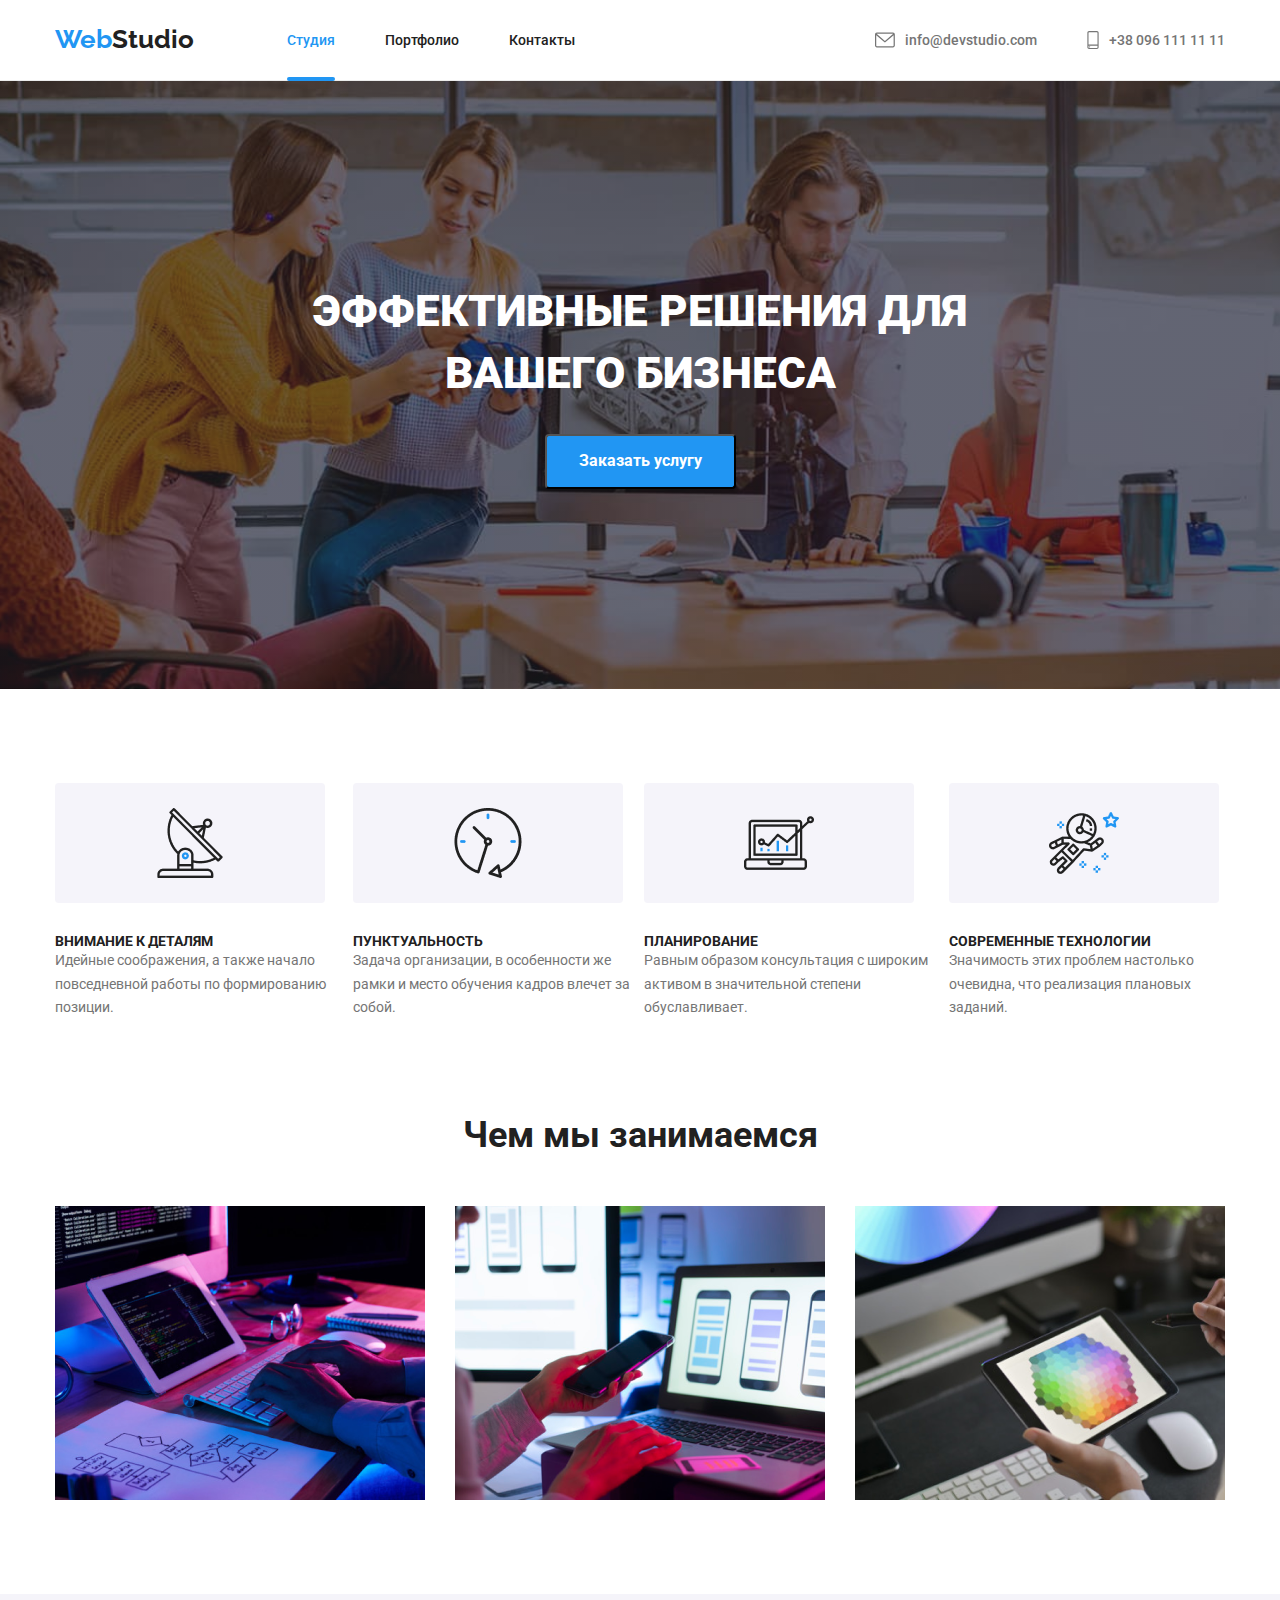
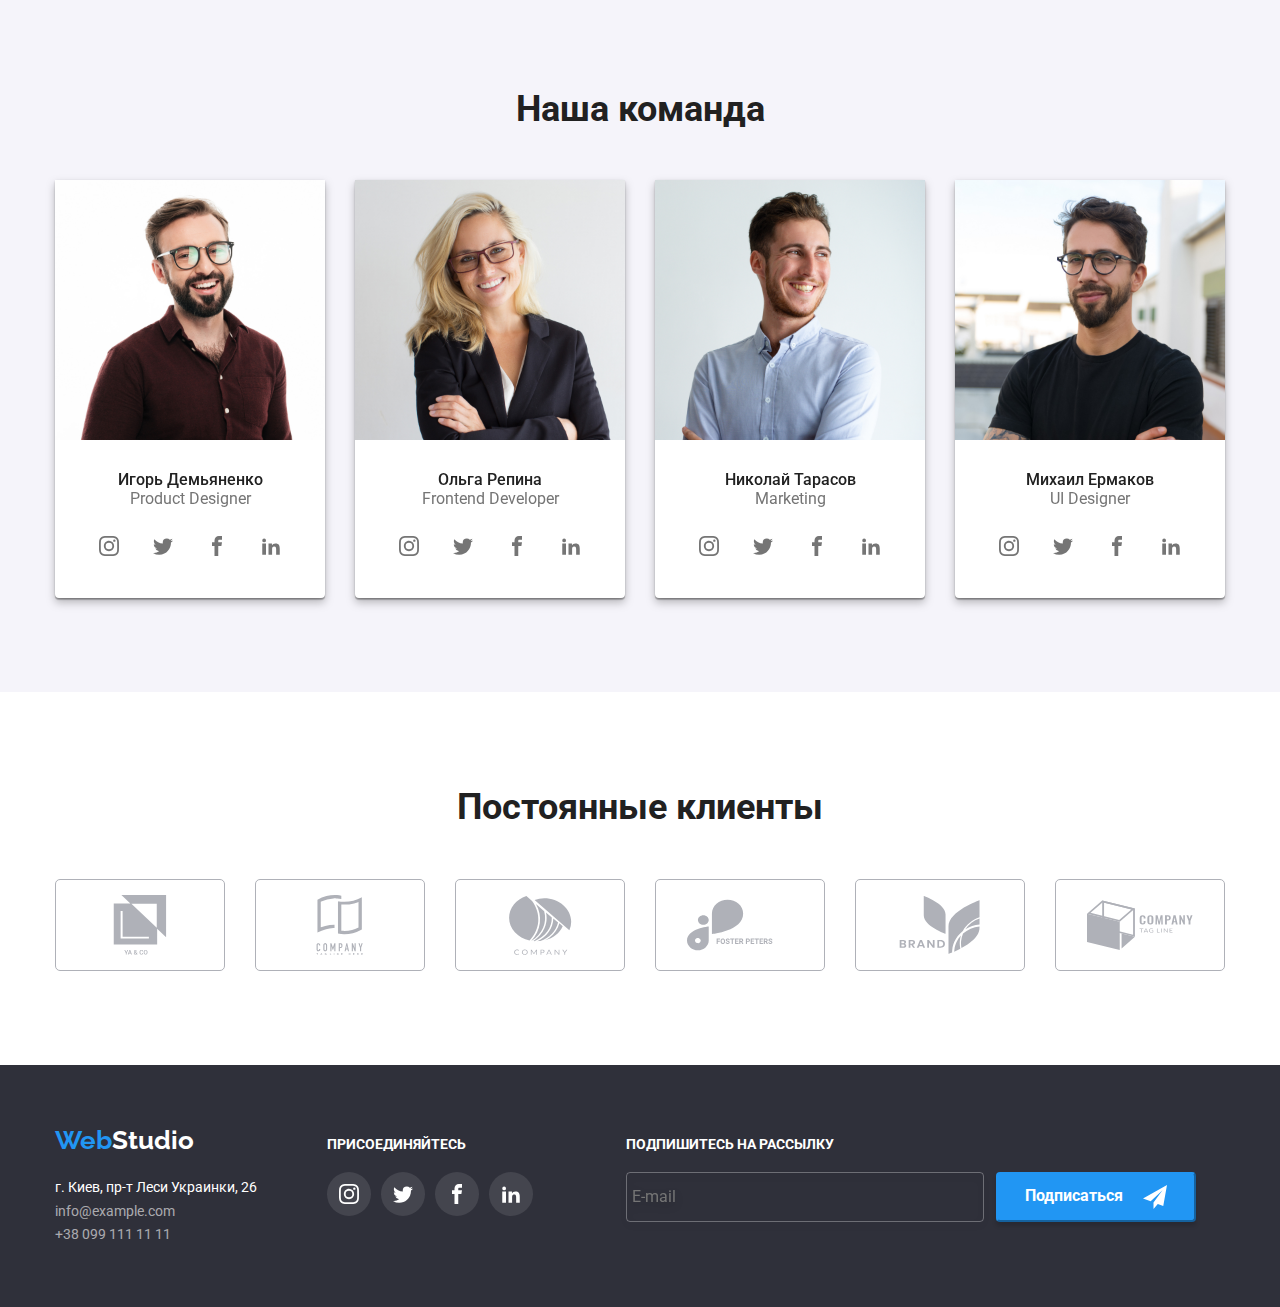
<file: index.html>
<!DOCTYPE html>
<html lang="en">
<head>
    <meta charset="UTF-8">
    <meta http-equiv="X-UA-Compatible" content="IE=edge">
    <meta name="viewport" content="width=device-width, initial-scale=1.0">
    <title>HomeWork</title>
    <link rel="preconnect" href="https://fonts.googleapis.com">
    <link rel="preconnect" href="https://fonts.gstatic.com" crossorigin>
    <link href="https://fonts.googleapis.com/css2?family=Raleway:wght@700&family=Roboto:wght@400;500;700;900&display=swap"rel="stylesheet">
    <link rel="stylesheet" href="https://cdnjs.cloudflare.com/ajax/libs/modern-normalize/1.1.0/modern-normalize.min.css">
    <link rel="stylesheet" href="./css/style.css"/>
</head>
<body>
    <header class="page-header">
        <div class="navbar container">
            <nav class="main-nav">
                <a class="logo" href="logotype">Web<span class="accent">Studio</span></a>
                <ul class="nav-list list">
                    <li class="item"><a class="nav-link current" href="./index.html">Студия</a></li>
                    <li class="item"><a class="nav-link" href="./portfolio.html">Портфолио</a></li>
                    <li class="item"><a class="nav-link" href="#">Контакты</a></li>
                </ul>
            </nav>
            <ul class="contacts-list-head list">
                <li class="item">
                    <a class="contact-link-head" href="mailto:info@devstudio.com">
                        <svg class="mail-icon">
                            <use href="./images-main/sprite.svg#icon-mail"></use>
                        </svg>info@devstudio.com
                    </a>
                </li>   
                <li class="item">
                    <a class="contact-link-head" href="tel:+380961111111">
                        <svg class="smartphone-icon">
                            <use href="./images-main/sprite.svg#icon-smartphone"></use>
                        </svg>+38 096 111 11 11
                    </a>
                </li>
            </ul>
        </div>
    </header>
    <main>

        <!--Main banner-->
        
        <section class="hero">
            <h1 class="hero-title">Эффективные решения для вашего бизнеса</h1>
            <button data-modal-open class="button-primary" type="button">Заказать услугу</button>
        </section>
        
        <!-- block Description-->
        
        <section class="description container"> 
            <ul class="description-list list">
                <li class="descrption-item1">
                    <h3 class="title-description">Внимание к деталям</h3>
                    <p class="text">Идейные соображения, а также начало повседневной работы по формированию позиции.</p>
                </li>
                <li class="descrption-item2">
                    <h3 class="title-description">Пунктуальность</h3>
                    <p class="text">Задача организации, в особенности же рамки и место обучения кадров влечет за собой.</p>
                </li>
                <li class="descrption-item3">
                    <h3 class="title-description">Планирование</h3>
                    <p class="text">Равным образом консультация с широким активом в значительной степени обуславливает.</p>
                </li>
                <li class="descrption-item4">
                    <h3 class="title-description">Современные технологии</h3>
                    <p class="text">Значимость этих проблем настолько очевидна, что реализация плановых заданий.</p>
                </li>
            </ul>
        </section>

        <!--Modal window-->

        <div data-modal class="backdrop is-hidden">
            <div class="modal">
                <button data-modal-close class="modal-close" type="button">
                    <svg class="vector" width="18" height="18">
                        <use href="./images-main/sprite.svg#icon-close"></use>
                    </svg>
                </button>
                <h3 class="form-title" >Оставьте свои данные, мы вам перезвоним</h3>
                <form class="js-speaker-form">
                    <div class="form">
                        <label class="form-label" for="name">Имя</label>
                        <div class="form-item">
                            <input class="form-input" type="text" name="name" id="name" />
                            <svg class="form-svg">
                                <use href="./images-main/sprite.svg#icon-person"></use>
                            </svg>
                        </div>
                    </div>
                    
                    <div class="form">
                        <label class="form-label" for="tel">Телефон</label>
                        <div class="form-item">
                            <input class="form-input" type="tel" name="tel" id="tel" />
                            <svg class="form-svg">
                                <use href="./images-main/sprite.svg#icon-phone"></use>
                            </svg>
                        </div>
                    </div>
                    
                    <div class="form">
                        <label class="form-label" for="mail">Почта</label>
                        <div class="form-item">
                            <input class="form-input" type="email" name="mail" id="mail" />
                            <svg class="form-svg">
                                <use href="./images-main/sprite.svg#icon-email"></use>
                            </svg>
                        </div>
                    </div>
                    
                    <div class="form">
                        <label class="form-label" for="comment">Комментарий</label>
                        <textarea name="comment" id="comment" rows="10" placeholder="Введите текст"></textarea>
                    </div>

                    <div class="form-terms">
                        <label class="label-terms">
                            <input class="checkbox" type="checkbox" required>
                            <span class="icon-check"></span>
                            Соглашаюсь с рассылкой и принимаю
                            <a class="link-terms" href="">Условия договора</a>
                            
                        </label>
                        <button class="button-submit" type="submit">Отправить</button>
                    </div>
                </form>
            </div>
        </div>
        <!--block our work-->
        
        <section class="our-work container">
            <div class="work">
                <h2 class="title-work-team">Чем мы занимаемся</h2>
                <ul class="work-list list">
                    <li class="work-item">
                        <img src="./images-main/verstka.png" alt="verstka of webpages" width="370">
                        <div class="work-overlay">
                            <p class="overlay-text">Десктопные приложения</p>
                        </div>
                    </li>
                    <li class="work-item">
                        <img src="./images-main/uxui.png" alt="uxui design" width="370">
                        <div class="work-overlay">
                            <p class="overlay-text">Мобильные приложения</p>
                        </div>
                    </li>
                    <li class="work-item">
                        <img src="./images-main/webdesign.png" alt="webdesign" width="370">
                        <div class="work-overlay">
                            <p class="overlay-text">Дизайнерские решения</p>
                        </div>
                    </li>
                </ul>
            </div>
        </section>
        
        <!--Our Team -->
        
        <section class="our-team">
            <div class="container">
                <h2 class="title-work-team">Наша команда</h2>
                <ul class="list team">
                    <li class="team-item">
                        <img src="./images-main/igor.jpg" alt="фото Игорь Демьяненко Product Designer" width="270">
                        <div class="person">
                            <h3 class="title-name">Игорь Демьяненко</h3>
                            <p class="text-profession">Product Designer</p>
                            <ul class="social-links list">
                                <li class="social-item">
                                    <a class="social-link" href="#">
                                        <svg class="social" width="20" height="20">
                                            <use href="./images-main/sprite.svg#icon-instagram"></use>
                                        </svg>
                                    </a>
                                </li>
                                <li class="social-item">
                                    <a class="social-link" href="#">
                                        <svg class="social" width="20" height="20">
                                            <use href="./images-main/sprite.svg#icon-twitter"></use>
                                        </svg>
                                    </a>
                                </li>
                                <li class="social-item">
                                    <a class="social-link" href="#">
                                        <svg class="social" width="20" height="20">
                                            <use href="./images-main/sprite.svg#icon-facebook"></use>
                                        </svg>
                                    </a>
                                </li>
                                <li class="social-item">
                                    <a class="social-link" href="#">
                                        <svg class="social" width="20" height="20">
                                            <use href="./images-main/sprite.svg#icon-linkedin"></use>
                                        </svg>
                                    </a>
                                </li>
                            </ul>
                        </div>
                    </li>
                    <li class="team-item">
                        <img src="./images-main/olga.jpg" alt="фото Ольга Репина Frontend Developer" width="270">
                        <div class="person">
                            <h3 class="title-name">Ольга Репина</h3>
                            <p class="text-profession">Frontend Developer</p>
                            <ul class="social-links list">
                                <li class="social-item">
                                    <a class="social-link" href="#">
                                        <svg class="social" width="20" height="20">
                                            <use href="./images-main/sprite.svg#icon-instagram"></use>
                                        </svg>
                                    </a>
                                </li>
                                <li class="social-item">
                                    <a class="social-link" href="#">
                                        <svg class="social" width="20" height="20">
                                            <use href="./images-main/sprite.svg#icon-twitter"></use>
                                        </svg>
                                    </a>
                                </li>
                                <li class="social-item">
                                    <a class="social-link" href="#">
                                        <svg class="social" width="20" height="20">
                                            <use href="./images-main/sprite.svg#icon-facebook"></use>
                                        </svg>
                                    </a>
                                </li>
                                <li class="social-item">
                                    <a class="social-link" href="#">
                                        <svg class="social" width="20" height="20">
                                            <use href="./images-main/sprite.svg#icon-linkedin"></use>
                                        </svg>
                                    </a>
                                </li>
                            </ul>
                        </div>
                    </li>
                    <li class="team-item">
                        <img src="./images-main/nikolai.jpg" alt="фото Николай Тарасов Marketing" width="270">
                        <div class="person">
                            <h3 class="title-name">Николай Тарасов</h3>
                            <p class="text-profession">Marketing</p>
                            <ul class="social-links list">
                                <li class="social-item">
                                    <a class="social-link" href="#">
                                        <svg class="social" width="20" height="20">
                                            <use href="./images-main/sprite.svg#icon-instagram"></use>
                                        </svg>
                                    </a>
                                </li>
                                <li class="social-item">
                                    <a class="social-link" href="#">
                                        <svg class="social" width="20" height="20">
                                            <use href="./images-main/sprite.svg#icon-twitter"></use>
                                        </svg>
                                    </a>
                                </li>
                                <li class="social-item">
                                    <a class="social-link" href="#">
                                        <svg class="social" width="20" height="20">
                                            <use href="./images-main/sprite.svg#icon-facebook"></use>
                                        </svg>
                                    </a>
                                </li>
                                <li class="social-item">
                                    <a class="social-link" href="#">
                                        <svg class="social" width="20" height="20">
                                            <use href="./images-main/sprite.svg#icon-linkedin"></use>
                                        </svg>
                                    </a>
                                </li>
                            </ul>
                        </div>
                    </li>
                    <li class="team-item">
                        <img src="./images-main/mikhail.jpg" alt="фото Михаил Ермаков UI Designer" width="270">
                        <div class="person">
                            <h3 class="title-name">Михаил Ермаков</h3>
                            <p class="text-profession">UI Designer</p>
                            <ul class="social-links list">
                                <li class="social-item">
                                    <a class="social-link" href="#">
                                        <svg class="social" width="20" height="20">
                                            <use href="./images-main/sprite.svg#icon-instagram"></use>
                                        </svg>
                                    </a>
                                </li>
                                <li class="social-item">
                                    <a class="social-link" href="#">
                                        <svg class="social" width="20" height="20">
                                            <use href="./images-main/sprite.svg#icon-twitter"></use>
                                        </svg>
                                    </a>
                                </li>
                                <li class="social-item">
                                    <a class="social-link" href="#">
                                        <svg class="social" width="20" height="20">
                                            <use href="./images-main/sprite.svg#icon-facebook"></use>
                                        </svg>
                                    </a>
                                </li>
                                <li class="social-item">
                                    <a class="social-link" href="#">
                                        <svg class="social" width="20" height="20">
                                            <use href="./images-main/sprite.svg#icon-linkedin"></use>
                                        </svg>
                                    </a>
                                </li>
                            </ul> 
                        </div>
                    </li>
                </ul>
            </div>
        </section>

        <!-- Clients-->
        
        <section class="clients container">
            <h2 class="title-work-team">Постоянные клиенты</h2>
            <ul class="clients-list list">
                <li>
                    <a class="client-link" href="#">
                        <svg class="client">
                            <use href="./images-main/sprite.svg#icon-yaco"></use>
                        </svg>
                    </a>
                </li>
                <li>
                    <a class="client-link" href="#">
                        <svg class="client">
                            <use href="./images-main/sprite.svg#icon-tagline"></use>
                        </svg>
                    </a>
                </li>
                <li>
                    <a class="client-link" href="#">
                        <svg class="client">
                            <use href="./images-main/sprite.svg#icon-company"></use>
                        </svg>
                    </a>
                </li>
                <li>
                    <a class="client-link" href="#">
                        <svg class="client">
                            <use href="./images-main/sprite.svg#icon-fosters"></use>
                        </svg>
                    </a>
                </li>
                <li>
                    <a class="client-link" href="#">
                        <svg class="client">
                            <use href="./images-main/sprite.svg#icon-brand"></use>
                        </svg>
                    </a>
                </li>
                <li>
                    <a class="client-link" href="#">
                        <svg class="client">
                            <use href="./images-main/sprite.svg#icon-companytag"></use>
                        </svg>
                    </a>
                </li>
            
            </ul>
        </section>
        
        <!-- Undeground of web page-->
        <footer class="footer" id="footer">
            <div class="container foot">
                <div>
                    <a class="logo" href="logotype">Web<span class="accent-footer">Studio</span></a>
                    <address class="address">
                        <p class="address-item">г. Киев, пр-т Леси Украинки, 26</p>
                        <ul class="contacts-list-foot list">
                            <li class="contact-item">
                                <a class="contact-link-foot" href="mailto:info@example.com">info@example.com</a>
                            </li>
                            <li class="contact-item">
                                <a class="contact-link-foot" href="tel:+380991111111">+38 099 111 11 11</a>
                            </li>
                        </ul>
                    </address>
                </div>
                <div class="conected">
                    <h4 class="title-conect">Присоединяйтесь</h4>
                    <ul class="foot-links list">
                        <li class="foot-item">
                            <a class="foot-link" href="#">
                                <svg class="foot-social" width="20" height="20">
                                    <use href="./images-main/sprite.svg#icon-instagram"></use>
                                </svg>
                            </a>
                        </li>
                        <li class="foot-item">
                            <a class="foot-link" href="#">
                                <svg class="foot-social" width="20" height="20">
                                    <use href="./images-main/sprite.svg#icon-twitter"></use>
                                </svg>
                            </a>
                        </li>
                        <li class="foot-item">
                            <a class="foot-link" href="#">
                                <svg class="foot-social" width="20" height="20">
                                    <use href="./images-main/sprite.svg#icon-facebook"></use>
                                </svg>
                            </a>
                        </li>
                        <li class="foot-item">
                            <a class="foot-link" href="#">
                                <svg class="foot-social" width="20" height="20">
                                    <use href="./images-main/sprite.svg#icon-linkedin"></use>
                                </svg>
                            </a>
                        </li>
                    </ul>
                </div>
                <div class="subscribe">
                    <h4 class="subscribe-title">подпишитесь на рассылку</h4>
                    <div class="subscribe-mail">
                        <input class="subscribe-input" type="email" placeholder="E-mail">
                        <button class="subscribe-button" type="submit">Подписаться
                            <svg width='24' height="24">
                                <use href="./images-main/sprite.svg#icon-send"></use>
                            </svg>
                        </button>
                    </div>
                </div>
            </div>
        </footer>
    </main>
<script src="./js/modal.js"></script>
</body>
</html>
</file>
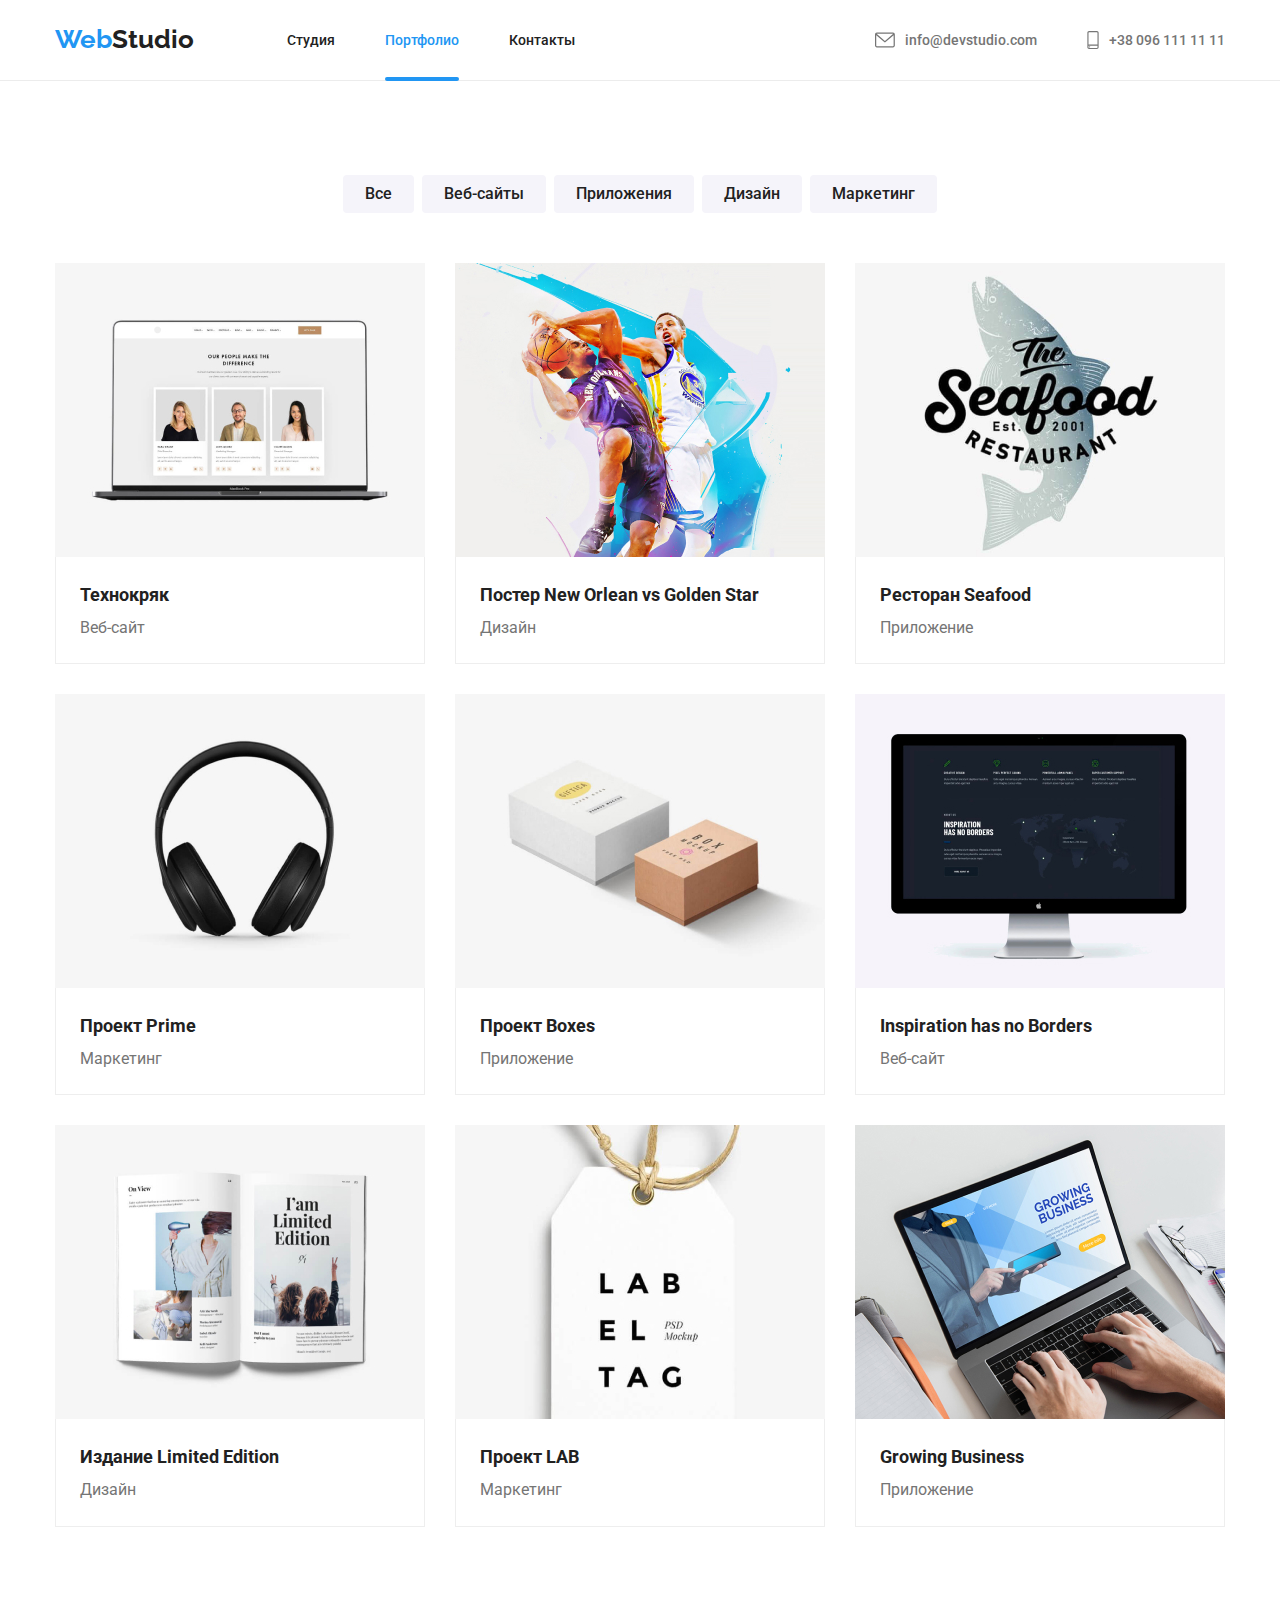
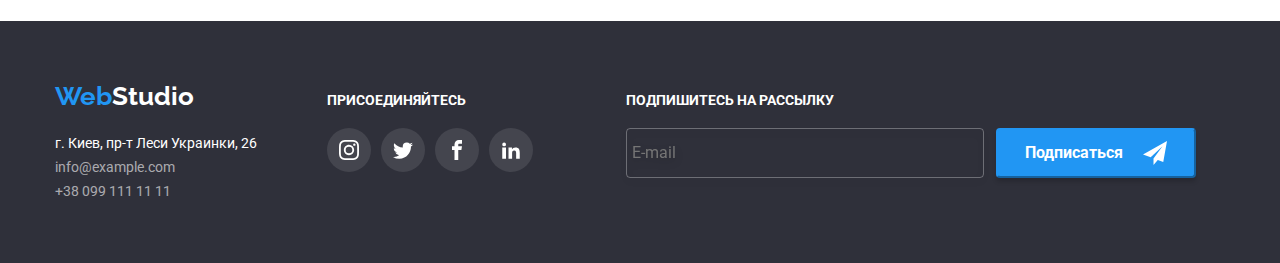
<file: portfolio.html>
<!DOCTYPE html>
<html lang="en">
<head>
    <meta charset="UTF-8">
    <meta http-equiv="X-UA-Compatible" content="IE=edge">
    <meta name="viewport" content="width=device-width, initial-scale=1.0">
    <title>Portfolio</title>
    <link rel="preconnect" href="https://fonts.googleapis.com">
    <link rel="preconnect" href="https://fonts.gstatic.com" crossorigin>
    <link href="https://fonts.googleapis.com/css2?family=Raleway:wght@700&family=Roboto:wght@400;500;700;900&display=swap"rel="stylesheet">
    <link rel="stylesheet" href="https://cdnjs.cloudflare.com/ajax/libs/modern-normalize/1.1.0/modern-normalize.min.css">
    <link rel="stylesheet" href="./css/style.css">
</head>
<body>
   <header class="page-header">
        <div class="navbar container">
            <nav class="main-nav">
                <a class="logo" href="logotype">Web<span class="accent">Studio</span></a>
                <ul class="nav-list list">
                    <li class="item"><a class="nav-link" href="/index.html">Студия</a></li>
                    <li class="item"><a class="nav-link current" href=" /portfolio.html">Портфолио</a></li>
                    <li class="item"><a class="nav-link" href="#">Контакты</a></li>
                </ul>
            </nav>
            <ul class="contacts-list-head list">
                <li class="item">
                    <a class="contact-link-head" href="mailto:info@devstudio.com">
                        <svg class="mail-icon">
                            <use href="./images-main/sprite.svg#icon-mail"></use>
                        </svg>info@devstudio.com
                    </a>
                </li>   
                <li class="item">
                    <a class="contact-link-head" href="tel:+380961111111">
                        <svg class="smartphone-icon">
                            <use href="./images-main/sprite.svg#icon-smartphone"></use>
                        </svg>+38 096 111 11 11
                    </a>
                </li>
            </ul>
        </div>
    </header>
    <main> 
        <section class="content">
            <div class="container portfolio">
                <ul class="button-list list">
                    <li class="item-btn"><button class="button-secondary" type="button">Все</button></li>
                    <li class="item-btn"><button class="button-secondary" type="button">Веб-сайты</button></li>
                    <li class="item-btn"><button class="button-secondary" type="button">Приложения</button></a></li>
                    <li class="item-btn"><button class="button-secondary" type="button">Дизайн</button></a></li>
                    <li class="item-btn"><button class="button-secondary" type="button">Маркетинг</button></a></li>
                </ul>
                <ul class="portfolio-list list">
                    <li class="portfolio-item">
                        <a class="portfolio-link" href="">
                            <div class="thumb">
                                <img class="picture" src="./images-portfolio/crack.jpg" alt="crack" width="370" .>
                                <div class="portfolio-overlay">
                                    <p class="portfolio-overlay-text">
                                        Технокряк это современная площадка распространения коронавируса. Компании используют эту платформу для цифрового
                                        шпионажа и атак на защищённые сервера конкурентов.
                                    </p>
                                </div>
                            </div>
                            <div class="project-item">
                                <h3 class="title-project">Технокряк</h3>
                                <p class="text-project">Веб-сайт</p>
                            </div>
                        </a>
                    </li>
                    <li class="portfolio-item">
                        <a class="portfolio-link" href="">
                            <div class="thumb">
                                <img class="picture" src="./images-portfolio/poster.jpg" alt="poster" width="370">
                                <div class="portfolio-overlay">
                                    <p class="portfolio-overlay-text">
                                        Технокряк это современная площадка распространения коронавируса. Компании
                                        используют эту платформу для цифрового
                                        шпионажа и атак на защищённые сервера конкурентов.
                                    </p>
                                </div>
                            </div>
                            <div class="project-item">
                                <h3 class="title-project">Постер New Orlean vs Golden Star </h3>
                                <p class="text-project">Дизайн</p>
                            </div>    
                        </a>
                    </li>
                    <li class="portfolio-item">
                        <a class="portfolio-link" href="">
                            <div class="thumb">
                                <img class="picture" src="./images-portfolio/restaurant.jpg" alt="restaurant" width="370">
                                <div class="portfolio-overlay">
                                    <p class="portfolio-overlay-text">
                                        Технокряк это современная площадка распространения коронавируса. Компании
                                        используют эту платформу для цифрового
                                        шпионажа и атак на защищённые сервера конкурентов.
                                    </p>
                                </div>
                            </div>
                            <div class="project-item">
                                <h3 class="title-project">Ресторан Seafood</h3>
                                <p class="text-project">Приложение</p>
                            </div>
                        </a>
                    </li>
                    <li class="portfolio-item">
                        <a class="portfolio-link" href="">
                            <div class="thumb">
                                <img class="picture" src="./images-portfolio/headphones.jpg" alt="headphones" width="370">
                                <div class="portfolio-overlay">
                                    <p class="portfolio-overlay-text">
                                        Технокряк это современная площадка распространения коронавируса. Компании
                                        используют эту платформу для цифрового
                                        шпионажа и атак на защищённые сервера конкурентов.
                                    </p>
                                </div>
                            </div>
                            <div class="project-item">
                                <h3 class="title-project">Проект Prime</h3>
                                <p class="text-project">Маркетинг</p>
                            </div>
                        </a>
                    </li>
                    <li class="portfolio-item">
                        <a class="portfolio-link" href="">
                            <div class="thumb">
                                <img class="picture" src="./images-portfolio/boxes.jpg" alt="boxes" width="370">
                                <div class="portfolio-overlay">
                                    <p class="portfolio-overlay-text">
                                        Технокряк это современная площадка распространения коронавируса. Компании
                                        используют эту платформу для цифрового
                                        шпионажа и атак на защищённые сервера конкурентов.
                                    </p>
                                </div>
                            </div>
                            <div class="project-item">
                                <h3 class="title-project">Проект Boxes</h3>
                                <p class="text-project">Приложение</p>
                            </div>
                        </a>
                    </li>
                    <li class="portfolio-item">
                        <a class="portfolio-link" href="">
                            <div class="thumb">
                                <img class="picture" src="./images-portfolio/mac.jpg" alt="MAC" width="370">
                                <div class="portfolio-overlay">
                                    <p class="portfolio-overlay-text">
                                        Технокряк это современная площадка распространения коронавируса. Компании
                                        используют эту платформу для цифрового
                                        шпионажа и атак на защищённые сервера конкурентов.
                                    </p>
                                </div>
                            </div>
                            <div class="project-item">
                                <h3 class="title-project">Inspiration has no Borders</h3>
                                <p class="text-project">Веб-сайт</p>
                            </div>
                        </a>
                    </li>
                    <li class="portfolio-item">
                        <a class="portfolio-link" href="">
                            <div class="thumb">
                                <img class="picture" src="./images-portfolio/book.jpg" alt="book" width="370">
                                <div class="portfolio-overlay">
                                    <p class="portfolio-overlay-text">
                                        Технокряк это современная площадка распространения коронавируса. Компании
                                        используют эту платформу для цифрового
                                        шпионажа и атак на защищённые сервера конкурентов.
                                    </p>
                                </div>
                            </div>
                            <div class="project-item">
                                <h3 class="title-project">Издание Limited Edition</h3>
                                <p class="text-project">Дизайн</p>
                            </div>
                        </a>
                    </li>
                    <li class="portfolio-item">
                        <a class="portfolio-link" href="">
                            <div class="thumb">
                                <img class="picture" src="./images-portfolio/lab.jpg" alt="Lab" width="370">
                                <div class="portfolio-overlay">
                                    <p class="portfolio-overlay-text">
                                        Технокряк это современная площадка распространения коронавируса. Компании
                                        используют эту платформу для цифрового
                                        шпионажа и атак на защищённые сервера конкурентов.
                                    </p>
                                </div>
                            </div>
                            <div class="project-item">
                                <h3 class="title-project">Проект LAB</h3>
                                <p class="text-project">Маркетинг</p>
                            </div>
                        </a>
                    </li>
                    <li class="portfolio-item">
                        <a class="portfolio-link" href="">
                            <div class="thumb">
                                <img class="picture" src="./images-portfolio/laptop.jpg" alt="Laptop" width="370">
                                <div class="portfolio-overlay">
                                    <p class="portfolio-overlay-text">
                                        Технокряк это современная площадка распространения коронавируса. Компании
                                        используют эту платформу для цифрового
                                        шпионажа и атак на защищённые сервера конкурентов.
                                    </p>
                                </div>
                            </div>
                            <div class="project-item">
                                <h3 class="title-project">Growing Business</h3>
                                <p class="text-project">Приложение</p>
                            </div>
                        </a>
                    </li>
                </ul>
            </div>
        </section>         
        
        <!-- Undeground of web page-->
        <footer class="footer" id="footer">
            <div class="container foot">
                <div>
                    <a class="logo" href="logotype">Web<span class="accent-footer">Studio</span></a>
                    <address class="address">
                        <p class="address-item">г. Киев, пр-т Леси Украинки, 26</p>
                        <ul class="contacts-list-foot list">
                            <li class="contact-item">
                                <a class="contact-link-foot" href="mailto:info@example.com">info@example.com</a>
                            </li>
                            <li class="contact-item">
                                <a class="contact-link-foot" href="tel:+380991111111">+38 099 111 11 11</a>
                            </li>
                        </ul>
                    </address>
                </div>
                <div class="conected">
                    <h4 class="title-conect">Присоединяйтесь</h4>
                    <ul class="foot-links list">
                        <li class="foot-item">
                            <a class="foot-link" href="#">
                                <svg class="foot-social" width="20" height="20">
                                    <use href="./images-main/sprite.svg#icon-instagram"></use>
                                </svg>
                            </a>
                        </li>
                        <li class="foot-item">
                            <a class="foot-link" href="#">
                                <svg class="foot-social" width="20" height="20">
                                    <use href="./images-main/sprite.svg#icon-twitter"></use>
                                </svg>
                            </a>
                        </li>
                        <li class="foot-item">
                            <a class="foot-link" href="#">
                                <svg class="foot-social" width="20" height="20">
                                    <use href="./images-main/sprite.svg#icon-facebook"></use>
                                </svg>
                            </a>
                        </li>
                        <li class="foot-item">
                            <a class="foot-link" href="#">
                                <svg class="foot-social" width="20" height="20">
                                    <use href="./images-main/sprite.svg#icon-linkedin"></use>
                                </svg>
                            </a>
                        </li>
                    </ul>
                </div>
                <div class="subscribe">
                    <h4 class="subscribe-title">подпишитесь на рассылку</h4>
                    <div class="subscribe-mail">
                        <input class="subscribe-input" type="email" placeholder="E-mail">
                        <button class="subscribe-button" type="submit">Подписаться
                            <svg width='24' height="24">
                                <use href="./images-main/sprite.svg#icon-send"></use>
                            </svg>
                        </button>
                    </div>
                </div>
            </div>
        </footer>
    </main>
    
</body>
</html>
</file>
<file: css/style.css>
/* Базовые стили */
:root {
  --link-text-color: #2196f3;
  --main-text-color: #757575;
  --title-text-color: #212121;
  --background-color-header: #ececec;
  --white-color: #ffffff;
  --hero-footer-background-color: #2f303a;
  --button-color: #f5f4fa;
  --main-text-family: roboto, sans-serif;
  --main-text-weight: 400;
  --cubic: cubic-bezier(0.4, 0, 0.2, 1);
}

body {
  background-color: var(--white-color);
  color: var(--main-text-color);
  font-family: var(--main-text-family);
  font-weight: var(--main-text-weight);
}

a {
  text-decoration: none;
  color: inherit;
}
a:active {
  color: var(--link-text-color);
}
img {
  display: block;
  max-width: 100%;
}

/* УТИЛИТА*/
.list {
  list-style: none;
}
h2,
h3,
h4,
p,
ul {
  margin: unset;
  padding: unset;
}

.container {
  width: 1200px;
  margin-right: auto;
  margin-left: auto;
  padding: 0 15px;
}

/* шапка страницы с навигацией*/
.page-header {
  margin-top: auto;
  margin-bottom: auto;
  align-items: center;
  border-bottom: 1px solid #ececec;
}

.logo {
  color: var(--link-text-color);
  font-family: Raleway;
  font-weight: 700;
  font-size: 26px;
  line-height: 1.2;
}

.accent {
  color: var(--title-text-color);
  font-family: Raleway;
  font-weight: bold;
  font-size: 26px;
  line-height: 1.2;
}
.no-name {
  border: 1px tomato;
}
/*Навигация сайта*/
.nav-list {
  display: flex;
  margin-left: 93px;
}

.nav-list .item:not(:last-child) {
  margin-right: 50px;
}

.nav-link {
  display: block;
  position: relative;
  padding-top: 32px;
  padding-bottom: 32px;
  font-weight: 500;
  font-size: 14px;
  line-height: 1.15;
  color: var(--title-text-color);

  transition: color 250ms var(--cubic);
}
.nav-link.current {
  color: var(--link-text-color);
}
.nav-link.current::after {
  content: "";
  position: absolute;
  bottom: -1px;
  left: 0;

  width: 100%;
  height: 4px;
  background-color: var(--link-text-color);
  border-radius: 2px;
}
.navbar {
  display: flex;
  align-items: center;
  justify-content: space-between;
}

.main-nav {
  display: flex;
  align-items: center;
}

.nav-link:focus,
.nav-link:hover {
  color: var(--link-text-color);
}
.nav-link:active {
  color: var(--link-text-color);
}

.mail-icon {
  fill: currentColor;
  margin-right: 10px;
  width: 20px;
  height: 18px;

  transition: fill 250ms var(--cubic);
}

.mail-icon:hover,
.mail-icon:focus {
  fill: var(--link-text-color);
}

.smartphone-icon {
  fill: currentColor;
  margin-right: 10px;
  width: 12px;
  height: 18px;

  transition: fill 250ms var(--cubic);
}
.smartphone-icon:hover {
  fill: var(--link-text-color);
}
.contacts-list-head {
  display: flex;
}

.contacts-list-head .item + .item {
  margin-left: 50px;
}

.contacts-list-head.list {
  display: flex;
  align-items: center;
  font-weight: 500;
  font-size: 14px;
  line-height: 1.15;
  color: var(--title-text-color);
}

.contact-link-head {
  display: flex;
  align-items: center;
  font-weight: 500;
  color: var(--main-text-color);

  transition: color 250ms var(--cubic);
}

.item {
  display: inline-flex;
  align-items: center;
}

.contact-link-head:focus,
.contact-link-head:hover {
  color: var(--link-text-color);
}
/* Main banner*/
.hero {
  display: block;
  max-width: 1600px;
  margin-left: auto;
  margin-right: auto;
  padding-top: 200px;
  padding-bottom: 200px;

  background-image: linear-gradient(
      to right,
      rgba(47, 48, 58, 0.4),
      rgba(47, 48, 58, 0.4)
    ),
    url(../images-main/Img.jpg);
  background-repeat: no-repeat;
  background-position: center;
  background-size: cover;
  text-align: center;
}

.hero-title {
  font-weight: 900;
  font-size: 44px;
  line-height: 1.4;
  color: var(--white-color);
  text-align: center;
  text-transform: uppercase;

  width: 696px;
  margin: 0 auto;
  margin-bottom: 30px;
}

.button-primary {
  background-color: var(--link-text-color);
  font-family: inherit;
  font-weight: 700;
  font-size: 16px;
  line-height: 1.9;
  color: var(--white-color);
  cursor: pointer;

  box-shadow: 0px 4px 4px rgba(0, 0, 0, 0.15);
  border-radius: 4px;
  padding-left: 32px;
  padding-right: 32px;
  padding-top: 10px;
  padding-bottom: 10px;

  transition: color 250ms var(--cubic);
}

.button-primary:hover,
.button-primary:focus {
  color: var(--main-text-color);
}

/*block description*/
.description {
  padding-top: 94px;
}
.title-description {
  font-weight: 700;
  font-size: 14px;
  line-height: 1.15;
  text-transform: uppercase;
  color: var(--title-text-color);
}

.text {
  font-size: 14px;
  line-height: 1.7;
}

.description-list {
  display: flex;
  padding: unset;
  justify-content: space-between;
}
.description-list .descrption:not(:last-child) {
  margin-right: 30px;
}
.descrption-item {
  width: 270px;
}
.descrption-item1::before {
  content: "";
  display: inline-flex;
  width: 270px;
  height: 120px;
  background-image: url(../images-main/antenna.png);
  background-repeat: no-repeat;
  background-position: center;
  background-color: #f5f4fa;
  margin-bottom: 30px;
  border-radius: 4px;
}
.descrption-item2::before {
  content: "";
  display: inline-flex;
  width: 270px;
  height: 120px;
  background-image: url(../images-main/clock.png);
  background-repeat: no-repeat;
  background-position: center;
  background-color: #f5f4fa;
  margin-bottom: 30px;
  border-radius: 4px;
}
.descrption-item3::before {
  content: "";
  display: inline-flex;
  width: 270px;
  height: 120px;
  background-image: url(../images-main/diagram.png);
  background-repeat: no-repeat;
  background-position: center;
  background-color: #f5f4fa;
  margin-bottom: 30px;
  border-radius: 4px;
}
.descrption-item4::before {
  content: "";
  display: inline-flex;
  width: 270px;
  height: 120px;
  background-image: url(../images-main/astronaut.png);
  background-repeat: no-repeat;
  background-position: center;
  background-color: #f5f4fa;
  margin-bottom: 30px;
  border-radius: 4px;
}

/* modal Window*/

.backdrop {
  position: absolute;
  top: 0;
  left: 0;
  width: 100%;
  height: 100%;
  background: rgba(0, 0, 0, 0.2);

  animation-name: animationmodal;
  animation-duration: 2000ms;
  animation-timing-function: linear;

  transition: transform 250ms var(--cubic), opacity 250ms var(--cubic),
    visibility 250ms var(--cubic);
}

.backdrop.is-hidden {
  opacity: 0;
  pointer-events: none;
  visibility: hidden;
}

.modal {
  position: fixed;
  z-index: 1;
  opacity: 1;
  top: 50%;
  left: 50%;
  padding: 40px;
  width: 528px;
  height: 581px;
  background-color: rgba(255, 255, 255, 1);
  border-radius: 3px;

  transform: translate(-50%, -50%);
  transition: transform 250ms var(--cubic) ease-in-out;
}

@keyframes animationmodal {
  0% {
    transform: rotate3d(0, 0, 0, 45deg);
  }
  50% {
    transform: rotate3d(1, 1, 1, 220deg);
  }
  100% {
    transform: rotate3d(2, 2, 2, 360deg);
  }
}

.modal-close {
  display: flex;
  position: absolute;
  align-items: center;
  justify-items: center ;
  top: 8px;
  right: 8px;
  width: 30px;
  height: 30px;
  background: transparent;
  border-radius: 50%;
  cursor: pointer;
  border: 1px solid rgba(0, 0, 0, 0.1);
}

.modal-close:focus-within > .vector {
  fill: var(--link-text-color);
}

.vektor {
  position: absolute;
  top: 50%;
  right: 50%;

  transform: translate(-50%, -50%);
  fill: rgba(0, 0, 0, 1);

  transition: fill 250ms var(--cubic);
}
.vector:hover {
  fill: var(--link-text-color);
}

.form-title {
  font-weight: 700;
  font-size: 20px;
  line-height: 1.15;
  text-align: center;
  color: var(--title-text-color);

  margin-bottom: 40px;
}

.form {
  position: relative;
  display: flex;
  flex-direction: column;
  font-size: 12px;
  line-height: 1.16;
  color: var(--main-text-color);
  margin-bottom: 10px;
  align-content: center;
}

.form input {
  width: 100%;
  height: 40px;
}

.form label {
  display: flex;
  flex-direction: column;
  margin-bottom: 4px;
}
.form-item {
  position: relative;
}
.form-input {
  position: relative;
  padding-left: 42px;
  border: 1px solid rgba(33, 33, 33, 0.2);
  border-radius: 4px;
  outline: none;
}
.form-input:focus {
  border-color: var(--link-text-color);
}

.form-svg {
  display: inline-block;
  position: absolute;
  top: 50%;
  left: 12px;

  width: 18px;
  height: 18px;
  fill: var(--title-text-color);

  transform: translateY(-50%);
  transition: fill 250ms var(--cubic);
}
.form-svg:focus {
  fill: var(--link-text-color);
}

.form-item:focus-within > .form-svg {
  fill: var(--link-text-color);
  border-color: var(--link-text-color);
}
textarea {
  resize: none;
  height: 120px;
  border: 1px solid rgba(33, 33, 33, 0.2);
  border-radius: 4px;
  outline: none;
  padding-left: 10px;
}
textarea:focus {
  border-color: var(--link-text-color);
}

.form-terms {
  font-size: 14px;
  line-height: 1.7;
  text-align: center;
}
.label-terms {
  display: inline-flex;
  align-items: center;
  margin-bottom: 30px;
}
.checkbox {
  -webkit-appearance: none;
  -moz-appearance: none;
  appearance: none;
}
.icon-check {
  position: relative;
  display: inline-block;
  width: 16px;
  height: 15px;
  margin-right: 7px;

  border: 1.75px solid var(--title-text-color);
  border-radius: 2px;

  transition: border-color 250ms var(--cubic);
}

.icon-check:focus {
  border-color: var(--link-text-color);
}

.checkbox:checked + .icon-check {
  background-color: var(--link-text-color);
  background-image: url(../images-main/icon-check.svg);
  background-size: contain;
  background-origin: border-box;
}
.checkbox:focus + .icon-check {
border-color: var(--link-text-color);
}

.link-terms {
  text-decoration: underline;
  color: var(--link-text-color);
  margin-left: 2px;
  cursor: pointer;
}

.button-submit {
  width: 200px;
  height: 50px;
  background-color: var(--link-text-color);
  color: var(--white-color);
  align-content: center;

  border: none;
  box-shadow: 0px 4px 4px rgba(0, 0, 0, 0.15);
  border-radius: 4px;
}
/* Our work*/

.title-work-team {
  margin-bottom: 50px;
  font-weight: 700;
  font-size: 36px;
  line-height: 1.17;
  text-align: center;
  color: var(--title-text-color);
}
.our-work {
  display: block;
  padding-bottom: 94px;
  padding-top: 94px;
}

.work-list {
  display: flex;
  padding: unset;
  margin: unset;
  justify-content: space-between;
}
.work-list .work-item:not(:last-child) {
  margin-right: 30px;
  display: block;
}
.work-item {
  position: relative;
  overflow: hidden;
}
.work-item:focus .work-overlay,
.work-item:hover .work-overlay {
  transform: translateY(-100%);
}
.work-overlay {
  position: absolute;
  bottom: -70px;
  left: 0;
  width: 100%;
  height: 70px;
  background-color: rgba(47, 48, 58, 0.8);

  transition: transform 250ms var(--cubic);
}

.overlay-text {
  position: absolute;
  top: 50%;
  left: 50%;
  transform: translate(-50%, -50%);

  font-weight: bold;
  font-size: 14px;
  line-height: 16px;
  text-align: center;
  white-space: nowrap;
  text-transform: uppercase;
  color: rgba(255, 255, 255, 1);
}

/*Our team*/

.title-name {
  font-weight: 500;
  font-size: 16px;
  line-height: 1.19;
  color: var(--title-text-color);
}

.text-profession {
  font-size: 16px;
  line-height: 1.19;
}

.our-team {
  padding-top: 94px;
  padding-bottom: 94px;
  background-color: var(--button-color);
}
.team {
  display: flex;
  justify-content: space-between;
  padding-left: unset;
  filter: drop-shadow(0px 4px 4px rgba(0, 0, 0, 0.25));
}
.team-item {
  background-color: var(--white-color);
  width: 270px;
  text-align: center;
  box-shadow: 0px 1px 3px rgba(0, 0, 0, 0.12), 0px 1px 1px rgba(0, 0, 0, 0.14),
    0px 2px 1px rgba(0, 0, 0, 0.2);
  border-radius: 0px 0px 4px 4px;
}
.person {
  padding: 30px 34px 30px 34px;
}
.social-links.list {
  display: flex;
  justify-content: center;
  fill: currentColor;
  margin-top: 16px;
}
.social-link {
  display: flex;
  padding: 0;
  width: 44px;
  height: 44px;
  justify-content: center;
  border: none;
  border-radius: 50%;
  background-color: var(--white-color);
  align-items: center;

  transition: background-color 250ms var(--cubic), color 250ms var(--cubic);
}
.social-link:hover,
.social-link:focus {
  background-color: var(--link-text-color);
  color: var(--white-color);
}
.social-item:not(:last-child) {
  margin-right: 10px;
}
.social {
  width: 20px;
  height: 20px;
  fill: currentColor;
}

/* Clients*/

.clients {
  padding-top: 94px;
  padding-bottom: 94px;
}
.title-work-team::after {
  width: 170px;
  height: 93px;
  border: 1px solid#AFB1B8;
  background-size: auto;
  background-position: center;
}
.clients-list {
  display: flex;
  justify-content: space-between;
}
.client-link {
  display: flex;
  align-items: center;
  justify-content: center;
  width: 170px;
  height: 92px;
  color: #afb1b8;
  border: 1px solid rgba(175, 177, 184, 1);
  border-radius: 5px;

  transition: border-color 250ms var(--cubic), color 250ms var(--cubic),
    fill 250ms var(--cubic);
}
.client-link:focus,
.client-link:hover {
  border-color: #2196f3;
  color: #2196f3;
}
.client {
  display: flex;
  align-items: center;
  justify-content: center;
  width: 106px;
  height: 60px;

  fill: currentColor;
}
.client:focus,
.client:hover {
  fill: var(--link-text-color);
}
/* Footer*/

.footer {
  background-color: var(--hero-footer-background-color);
  padding-top: 60px;
  padding-bottom: 60px;
}
.foot {
  display: flex;
  align-items: baseline;
}

.accent-footer {
  color: var(--white-color);
}

.address {
  align-content: space-between;
  font-style: inherit;
  margin-top: 20px;
}

.address-item {
  color: var(--white-color);
  font-size: 14px;
  line-height: 1.7;
}

.contacts-list-foot {
  margin: unset;
  padding: unset;
}

.contact-link-foot {
  font-size: 14px;
  line-height: 1.7;
  color: rgba(255, 255, 255, 0.6);

  transition: color 250ms var(--cubic);
}

.contact-link-foot:focus,
.contact-link-foot:hover {
  color: var(--link-text-color);
}
.conected {
  margin-left: 70px;
}
.title-conect,
.subscribe-title {
  font-family: var(--main-text-family);
  font-style: normal;
  font-weight: 700;
  font-size: 14px;
  line-height: 16px;
  margin-bottom: 20px;
  color: var(--white-color);
  text-transform: uppercase;
}
.foot-links.list {
  display: flex;
  justify-content: center;
}
.foot-link {
  display: flex;
  padding: 0;
  width: 44px;
  height: 44px;
  justify-content: center;
  border: none;
  border-radius: 50%;
  background-color: rgba(255, 255, 255, 0.1);
  align-items: center;

  transition: background-color 250ms var(--cubic);
}

.foot-link:hover {
  background-color: var(--link-text-color);
}
.foot-item:not(:last-child) {
  margin-right: 10px;
}
.foot-social {
  fill: var(--white-color);
}

/* subscribe*/

.subscribe {
  margin-left: 93px;
}
.subscribe-mail {
  display: inline-flex;
  align-items: center;
}
.subscribe-input {
  width: 358px;
  height: 50px;
  margin-right: 12px;
  padding-left: 5px;
  background-color: transparent;
  color: var(--white-color);

  border: 1px solid rgba(255, 255, 255, 0.3);
  box-sizing: border-box;
  filter: drop-shadow(0px 4px 4px rgba(0, 0, 0, 0.15));
  border-radius: 4px;
  outline: none;

  transition: border-color 250ms var(--cubic);
}
.subscribe-input:hover,
.subscribe-input:focus {
  border-color: var(--link-text-color);
}

.subscribe-button {
  display: inline-flex;
  align-items: center;
  text-align: center;
  justify-content: space-evenly;

  font-weight: 700;
  font-size: 16px;
  line-height: 1.9;
  color: var(--white-color);

  width: 200px;
  height: 50px;
  background-color: var(--link-text-color);
  box-shadow: 0px 4px 4px rgba(0, 0, 0, 0.15);
  border-radius: 4px;
  border-color: var(--link-text-color);
  transition: color 250ms var(--cubic);
}

.subscribe-button:focus {
  color: var(--main-text-color);
}

/* Странница Portfolio*/

.content {
  padding-top: 94px;
  padding-bottom: 94px;
  border: unset;
}
.button-list {
  display: flex;
  justify-content: center;
  margin-bottom: 50px;
}

.button-list .item-btn:not(:last-child) {
  margin-right: 8px;
}

.portfolio-list {
  display: flex;
  flex-wrap: wrap;
  align-content: center;
  margin-top: -30px;
  margin-left: -30px;
}

.portfolio-item {
  background: var(--white-color);
  margin-top: 30px;
  margin-left: 30px;
  flex-basis: calc((100% - 30px * 3) / 3);
}
.portfolio-link {
  display: block;
  position: relative;
  overflow: hidden;

  transition: box-shadow 250ms var(--cubic);
}

.portfolio-link:hover,
.portfolio-link:focus {
  box-shadow: 0 4px 4px 0 rgba(0, 0, 0, 0.25);
}

.button-secondary {
  font-family: inherit;
  font-weight: 500;
  font-size: 16px;
  line-height: 1.6;

  padding: 6px 22px;
  border: none;
  border-radius: 4px;
  border-color: unset;
  background-color: var(--button-color);
  color: var(--title-text-color);
  text-align: center;

  transition: background-color 250ms var(--cubic), color 250ms var(--cubic),
    box-shadow 250ms var(--cubic);
}

.button-secondary:hover,
.button-secondary:focus {
  color: var(--white-color);
  background-color: var(--link-text-color);
  box-shadow: 0px 3px 1px rgba(0, 0, 0, 0.1), 0px 1px 2px rgba(0, 0, 0, 0.08),
    0px 2px 2px rgba(0, 0, 0, 0.12);
}
.thumb {
  position: relative;
  overflow: hidden;
}
.portfolio-link:hover .portfolio-overlay,
.portfolio-link:focus .portfolio-overlay {
  transform: translateY(-100%);
}
.picture {
  position: relative;
  display: block;
  width: -webkit-fill-available;
  max-width: 100%;
  overflow: hidden;
}
.portfolio-overlay {
  position: absolute;
  top: 294px;
  left: 0;
  width: 100%;
  height: 294px;
  padding: 63px 24px;

  line-height: 1.6;
  color: var(--white-color);
  font-size: 18px;
  background-color: rgba(33, 117, 243, 0.9);

  transition: transform 250ms var(--cubic);
}

.portfolio-overlay-text {
  position: absolute;
  text-align: left;
}

.project-item {
  padding: 20px 24px;
  border-right: 1px solid #eeeeee;
  border-bottom: 1px solid #eeeeee;
  border-left: 1px solid #eeeeee;
}
.title-project {
  font-weight: 700;
  font-size: 18px;
  line-height: 2;
  color: var(--title-text-color);
}
.text-project {
  font-size: 16px;
  line-height: 1.9;
}
</file>
